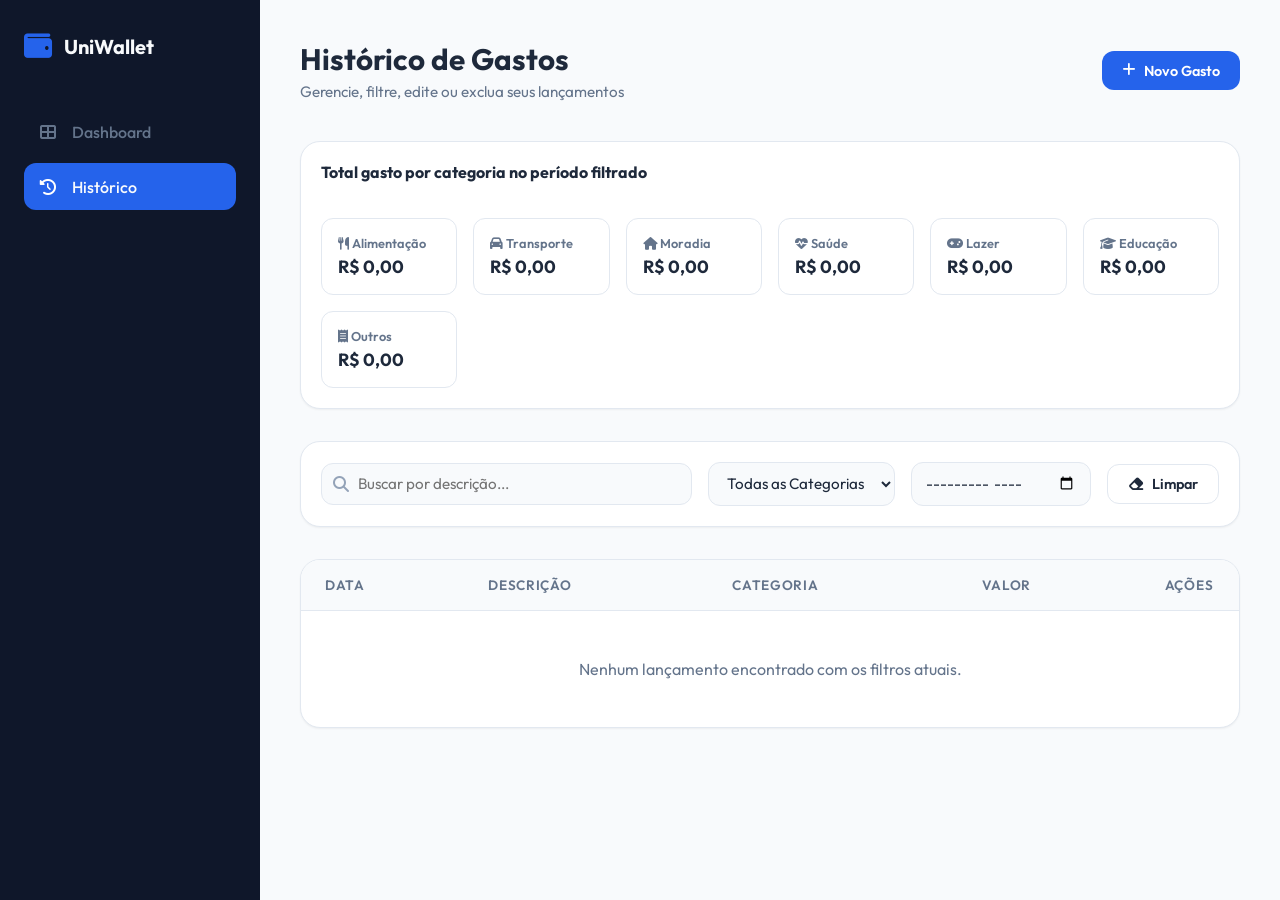
<file: historico.html>
<!DOCTYPE html>
<html lang="pt-BR">

<head>
    <meta charset="UTF-8">
    <meta name="viewport" content="width=device-width, initial-scale=1.0">
    <title>Histórico de Gastos - UniWallet</title>
    <!-- Favicon SVG -->
    <link rel="icon" type="image/svg+xml" href="data:image/svg+xml,<svg xmlns='http://www.w3.org/2000/svg' viewBox='0 0 24 24' fill='%232563eb'><path d='M21 18v1c0 1.1-.9 2-2 2H5c-1.11 0-2-.9-2-2V5c0-1.1.89-2 2-2h14c1.1 0 2 .9 2 2v1h-9c-1.11 0-2-.9-2-2v8c0 1.1.89 2 2 2h9zm-9-2h10V8H12v8zm4-2.5c-.83 0-1.5-.67-1.5-1.5s.67-1.5 1.5-1.5 1.5.67 1.5 1.5-.67 1.5-1.5 1.5z'/></svg>">
    <!-- FontAwesome Icons -->
    <link rel="stylesheet" href="https://cdnjs.cloudflare.com/ajax/libs/font-awesome/6.4.0/css/all.min.css">
    <!-- Custom CSS -->
    <link rel="stylesheet" href="css/style.css">
</head>

<body>
    <div class="app-container">
        <aside class="sidebar">
            <div class="sidebar-logo">
                <i class="fas fa-wallet" style="color: var(--color-blue);"></i>
                <span>UniWallet</span>
            </div>
            <ul class="sidebar-menu">
                <li class="menu-item">
                    <a href="index.html">
                        <i class="fas fa-th-large"></i>
                        <span>Dashboard</span>
                    </a>
                </li>
                <li class="menu-item active">
                    <a href="historico.html">
                        <i class="fas fa-history"></i>
                        <span>Histórico</span>
                    </a>
                </li>
            </ul>
        </aside>

        <main class="main-content">
            <header class="top-header">
                <div class="page-title">
                    <h1>Histórico de Gastos</h1>
                    <p>Gerencie, filtre, edite ou exclua seus lançamentos</p>
                </div>
                <div class="header-actions">
                    <button class="btn btn-primary" id="btn-add-expense-trigger">
                        <i class="fas fa-plus"></i> Novo Gasto
                    </button>
                </div>
            </header>

            <section class="content-block" style="padding: 1.25rem;">
                <h3 style="font-size: 1rem; font-weight: 700; margin-bottom: 0.75rem;">Total gasto por categoria no
                    período filtrado</h3>
                <div class="category-badges-grid" id="category-totals-summary">
                </div>
            </section>

            <section class="filter-bar">
                <div class="search-input-wrapper">
                    <i class="fas fa-search"></i>
                    <input type="text" id="filter-search" class="form-control" placeholder="Buscar por descrição...">
                </div>

                <div style="min-width: 150px;">
                    <select id="filter-category" class="form-control">
                        <option value="">Todas as Categorias</option>
                        <option value="Alimentação">Alimentação</option>
                        <option value="Transporte">Transporte</option>
                        <option value="Moradia">Moradia</option>
                        <option value="Saúde">Saúde</option>
                        <option value="Lazer">Lazer</option>
                        <option value="Educação">Educação</option>
                        <option value="Outros">Outros</option>
                    </select>
                </div>

                <div style="min-width: 150px;">
                    <input type="month" id="filter-month" class="form-control">
                </div>

                <button class="btn btn-secondary" id="btn-clear-filters" title="Limpar Filtros">
                    <i class="fas fa-eraser"></i> Limpar
                </button>
            </section>

            <section class="table-responsive">
                <table class="custom-table">
                    <thead>
                        <tr>
                            <th>Data</th>
                            <th>Descrição</th>
                            <th>Categoria</th>
                            <th>Valor</th>
                            <th style="width: 100px; text-align: center;">Ações</th>
                        </tr>
                    </thead>
                    <tbody id="expenses-table-body">
                        <!-- Linhas renderizadas dinamicamente pelo JS -->
                    </tbody>
                </table>
            </section>
        </main>
    </div>

    <div class="modal-overlay" id="modal-expense-overlay">
        <div class="modal-card">
            <div class="modal-header">
                <h3 id="modal-title">Adicionar Novo Gasto</h3>
                <button class="modal-close" id="modal-expense-close">&times;</button>
            </div>
            <form id="form-expense">
                <div class="modal-body">
                    <input type="hidden" id="expense-id">

                    <div class="form-group">
                        <label for="expense-desc">Descrição</label>
                        <input type="text" id="expense-desc" class="form-control" placeholder="Ex: Mercado mensal"
                            required>
                    </div>

                    <div class="form-group">
                        <label for="expense-value">Valor (R$)</label>
                        <input type="number" id="expense-value" class="form-control" placeholder="0,00" step="0.01"
                            min="0.01" required>
                    </div>

                    <div class="form-group">
                        <label for="expense-category">Categoria</label>
                        <select id="expense-category" class="form-control" required>
                            <option value="" disabled selected>Selecione uma categoria</option>
                            <option value="Alimentação">Alimentação</option>
                            <option value="Transporte">Transporte</option>
                            <option value="Moradia">Moradia</option>
                            <option value="Saúde">Saúde</option>
                            <option value="Lazer">Lazer</option>
                            <option value="Educação">Educação</option>
                            <option value="Outros">Outros</option>
                        </select>
                    </div>

                    <div class="form-group">
                        <label for="expense-date">Data</label>
                        <input type="date" id="expense-date" class="form-control" required>
                    </div>
                </div>
                <div class="modal-footer">
                    <button type="button" class="btn btn-secondary" id="btn-cancel-expense">Cancelar</button>
                    <button type="submit" class="btn btn-primary">Salvar Gasto</button>
                </div>
            </form>
        </div>
    </div>

    <div class="modal-overlay" id="modal-confirm-overlay">
        <div class="modal-card" style="max-width: 400px;">
            <div class="modal-header">
                <h3>Confirmar Exclusão</h3>
                <button class="modal-close" id="modal-confirm-close">&times;</button>
            </div>
            <div class="modal-body">
                <p>Você tem certeza que deseja excluir o gasto <strong id="delete-expense-title"></strong>?</p>
                <p style="font-size: 0.8rem; color: var(--text-secondary); margin-top: 0.5rem;">Esta ação não pode ser
                    desfeita.</p>
            </div>
            <div class="modal-footer">
                <button class="btn btn-secondary" id="btn-confirm-cancel">Cancelar</button>
                <button class="btn btn-danger" id="btn-confirm-delete">Excluir</button>
            </div>
        </div>
    </div>

    <script src="js/storage.js"></script>
    <script src="js/app.js"></script>
    <script src="js/historico.js"></script>
</body>

</html>
</file>
<file: css/style.css>
@import url('https://fonts.googleapis.com/css2?family=Outfit:wght@300;400;500;600;700;800&display=swap');

:root {
    --bg-primary: #f8fafc;
    --bg-secondary: #ffffff;
    --bg-sidebar: #0f172a;
    --text-primary: #1e293b;
    --text-secondary: #64748b;
    --text-light: #94a3b8;
    --text-on-sidebar: #f8fafc;

    --color-blue: #2563eb;
    --color-blue-light: #eff6ff;
    --color-green: #10b981;
    --color-green-light: #ecfdf5;
    --color-red: #ef4444;
    --color-red-light: #fef2f2;
    --color-yellow: #f59e0b;
    --color-yellow-light: #fffbeb;
    --color-border: #e2e8f0;

    --shadow-sm: 0 1px 2px 0 rgb(0 0 0 / 0.05);
    --shadow-md: 0 4px 6px -1px rgb(0 0 0 / 0.1), 0 2px 4px -2px rgb(0 0 0 / 0.1);
    --shadow-lg: 0 10px 15px -3px rgb(0 0 0 / 0.1), 0 4px 6px -4px rgb(0 0 0 / 0.1);
    --shadow-xl: 0 20px 25px -5px rgb(0 0 0 / 0.1), 0 8px 10px -6px rgb(0 0 0 / 0.1);

    --border-radius-sm: 0.375rem;
    --border-radius-md: 0.75rem;
    --border-radius-lg: 1.25rem;

    --transition-fast: 0.15s ease;
    --transition-normal: 0.3s cubic-bezier(0.4, 0, 0.2, 1);
}


* {
    margin: 0;
    padding: 0;
    box-sizing: border-box;
    font-family: 'Outfit', sans-serif;
    scrollbar-width: thin;
    scrollbar-color: var(--text-light) transparent;
}

body {
    background-color: var(--bg-primary);
    color: var(--text-primary);
    min-height: 100vh;
    display: flex;
    transition: background-color var(--transition-normal), color var(--transition-normal);
    overflow-x: hidden;
}

/* Sidebar Layout */
.app-container {
    display: flex;
    width: 100%;
    min-height: 100vh;
}

.sidebar {
    width: 260px;
    background-color: var(--bg-sidebar);
    color: var(--text-on-sidebar);
    padding: 2rem 1.5rem;
    display: flex;
    flex-direction: column;
    justify-content: space-between;
    transition: width var(--transition-normal);
    position: fixed;
    height: 100vh;
    z-index: 100;
}

.sidebar-logo {
    display: flex;
    align-items: center;
    gap: 0.75rem;
    font-size: 1.25rem;
    font-weight: 700;
    margin-bottom: 3rem;
}

.sidebar-logo i {
    font-size: 1.75rem;
    color: var(--color-blue);
}

.sidebar-menu {
    list-style: none;
    display: flex;
    flex-direction: column;
    gap: 0.5rem;
    flex-grow: 1;
}

.menu-item a {
    display: flex;
    align-items: center;
    gap: 1rem;
    padding: 0.85rem 1rem;
    color: var(--text-secondary);
    text-decoration: none;
    border-radius: var(--border-radius-md);
    font-weight: 500;
    transition: all var(--transition-fast);
}

.menu-item.active a,
.menu-item a:hover {
    color: var(--text-on-sidebar);
    background-color: rgba(255, 255, 255, 0.05);
}

.menu-item.active a {
    background-color: var(--color-blue);
}

.menu-item.active a i {
    color: white;
}

.sidebar-footer {
    display: flex;
    flex-direction: column;
    gap: 1rem;
    margin-top: auto;
}


/* Main Content Area */
.main-content {
    flex-grow: 1;
    margin-left: 260px;
    padding: 2.5rem;
    min-height: 100vh;
    display: flex;
    flex-direction: column;
    gap: 2rem;
    transition: margin-left var(--transition-normal);
}

/* Header */
.top-header {
    display: flex;
    justify-content: space-between;
    align-items: center;
    margin-bottom: 0.5rem;
}

.page-title h1 {
    font-size: 1.85rem;
    font-weight: 700;
}

.page-title p {
    color: var(--text-secondary);
    font-size: 0.95rem;
    margin-top: 0.25rem;
}

.header-actions {
    display: flex;
    align-items: center;
    gap: 1rem;
}

/* Buttons */
.btn {
    display: inline-flex;
    align-items: center;
    gap: 0.5rem;
    padding: 0.65rem 1.25rem;
    border-radius: var(--border-radius-md);
    font-weight: 600;
    cursor: pointer;
    border: none;
    transition: all var(--transition-fast);
    font-size: 0.9rem;
}

.btn:active {
    transform: scale(0.97);
}

.btn-primary {
    background-color: var(--color-blue);
    color: white;
}

.btn-primary:hover {
    background-color: #1d4ed8;
    box-shadow: 0 4px 12px rgba(37, 99, 235, 0.2);
}

.btn-secondary {
    background-color: var(--bg-secondary);
    color: var(--text-primary);
    border: 1px solid var(--color-border);
}

.btn-secondary:hover {
    background-color: var(--bg-primary);
}

.btn-danger {
    background-color: var(--color-red-light);
    color: var(--color-red);
}

.btn-danger:hover {
    background-color: var(--color-red);
    color: white;
}

/* Cards Section */
.stats-grid {
    display: grid;
    grid-template-columns: repeat(auto-fit, minmax(220px, 1fr));
    gap: 1.5rem;
}

.stat-card {
    background-color: var(--bg-secondary);
    border-radius: var(--border-radius-lg);
    padding: 1.5rem;
    border: 1px solid var(--color-border);
    box-shadow: var(--shadow-sm);
    display: flex;
    align-items: center;
    justify-content: space-between;
    transition: transform var(--transition-fast), box-shadow var(--transition-fast);
}

.stat-card:hover {
    transform: translateY(-2px);
    box-shadow: var(--shadow-md);
}

.stat-info {
    display: flex;
    flex-direction: column;
    gap: 0.35rem;
}

.stat-label {
    font-size: 0.85rem;
    font-weight: 600;
    color: var(--text-secondary);
    text-transform: uppercase;
    letter-spacing: 0.05em;
}

.stat-value {
    font-size: 1.65rem;
    font-weight: 700;
}

.stat-icon {
    width: 48px;
    height: 48px;
    border-radius: var(--border-radius-md);
    display: flex;
    align-items: center;
    justify-content: center;
    font-size: 1.35rem;
}

.stat-icon.blue {
    background-color: var(--color-blue-light);
    color: var(--color-blue);
}

.stat-icon.green {
    background-color: var(--color-green-light);
    color: var(--color-green);
}

.stat-icon.red {
    background-color: var(--color-red-light);
    color: var(--color-red);
}

.stat-icon.yellow {
    background-color: var(--color-yellow-light);
    color: var(--color-yellow);
}

/* Charts and Lists Grid */
.dashboard-grid {
    display: grid;
    grid-template-columns: 1.6fr 1fr;
    gap: 1.5rem;
}

@media (max-width: 1024px) {
    .dashboard-grid {
        grid-template-columns: 1fr;
    }
}

.content-block {
    background-color: var(--bg-secondary);
    border-radius: var(--border-radius-lg);
    padding: 1.75rem;
    border: 1px solid var(--color-border);
    box-shadow: var(--shadow-sm);
    display: flex;
    flex-direction: column;
    gap: 1.5rem;
}

.block-header {
    display: flex;
    justify-content: space-between;
    align-items: center;
}

.block-header h2 {
    font-size: 1.2rem;
    font-weight: 700;
}

.chart-container {
    position: relative;
    width: 100%;
    min-height: 280px;
    display: flex;
    align-items: center;
    justify-content: center;
}

/* Recent Transactions List */
.recent-list {
    display: flex;
    flex-direction: column;
    gap: 1rem;
}

.transaction-item {
    display: flex;
    justify-content: space-between;
    align-items: center;
    padding: 0.85rem 1rem;
    background-color: var(--bg-primary);
    border-radius: var(--border-radius-md);
    border-left: 4px solid var(--color-blue);
    transition: transform var(--transition-fast);
}

.transaction-item:hover {
    transform: translateX(4px);
}

.transaction-item.Alimentação {
    border-left-color: #f59e0b;
}

.transaction-item.Transporte {
    border-left-color: #3b82f6;
}

.transaction-item.Moradia {
    border-left-color: #8b5cf6;
}

.transaction-item.Saúde {
    border-left-color: #10b981;
}

.transaction-item.Lazer {
    border-left-color: #ec4899;
}

.transaction-item.Educação {
    border-left-color: #6366f1;
}

.transaction-item.Outros {
    border-left-color: #64748b;
}

.transaction-info {
    display: flex;
    flex-direction: column;
    gap: 0.2rem;
}

.transaction-name {
    font-weight: 600;
    font-size: 0.95rem;
}

.transaction-meta {
    display: flex;
    align-items: center;
    gap: 0.75rem;
    font-size: 0.8rem;
    color: var(--text-secondary);
}

.tag {
    padding: 0.15rem 0.5rem;
    border-radius: 50px;
    font-weight: 500;
    font-size: 0.75rem;
}

.tag-orange {
    background-color: var(--color-yellow-light);
    color: var(--color-yellow);
}

.transaction-val {
    font-weight: 700;
    font-size: 1rem;
    color: var(--color-red);
}

/* Modal Styling */
.modal-overlay {
    position: fixed;
    top: 0;
    left: 0;
    right: 0;
    bottom: 0;
    background: rgba(15, 23, 42, 0.6);
    backdrop-filter: blur(4px);
    display: flex;
    align-items: center;
    justify-content: center;
    z-index: 1000;
    opacity: 0;
    pointer-events: none;
    transition: opacity var(--transition-normal);
}

.modal-overlay.active {
    opacity: 1;
    pointer-events: auto;
}

.modal-card {
    background-color: var(--bg-secondary);
    border-radius: var(--border-radius-lg);
    width: 90%;
    max-width: 480px;
    box-shadow: var(--shadow-xl);
    transform: translateY(20px);
    transition: transform var(--transition-normal);
    overflow: hidden;
}

.modal-overlay.active .modal-card {
    transform: translateY(0);
}

.modal-header {
    padding: 1.5rem;
    border-bottom: 1px solid var(--color-border);
    display: flex;
    justify-content: space-between;
    align-items: center;
}

.modal-header h3 {
    font-size: 1.25rem;
    font-weight: 700;
}

.modal-close {
    background: none;
    border: none;
    font-size: 1.5rem;
    cursor: pointer;
    color: var(--text-secondary);
    transition: color var(--transition-fast);
}

.modal-close:hover {
    color: var(--text-primary);
}

.modal-body {
    padding: 1.5rem;
}

/* Forms */
.form-group {
    margin-bottom: 1.25rem;
}

.form-group label {
    display: block;
    font-size: 0.85rem;
    font-weight: 600;
    margin-bottom: 0.5rem;
    color: var(--text-secondary);
}

.form-control {
    width: 100%;
    padding: 0.65rem 0.85rem;
    border-radius: var(--border-radius-md);
    border: 1px solid var(--color-border);
    background-color: var(--bg-primary);
    color: var(--text-primary);
    font-size: 0.95rem;
    outline: none;
    transition: border-color var(--transition-fast), box-shadow var(--transition-fast);
}

.form-control:focus {
    border-color: var(--color-blue);
    box-shadow: 0 0 0 3px rgba(37, 99, 235, 0.15);
}

.modal-footer {
    padding: 1.25rem 1.5rem;
    border-top: 1px solid var(--color-border);
    display: flex;
    justify-content: flex-end;
    gap: 0.75rem;
}

/* Toast Notifications */
.toast-container {
    position: fixed;
    bottom: 2rem;
    right: 2rem;
    display: flex;
    flex-direction: column;
    gap: 0.75rem;
    z-index: 2000;
}

.toast {
    background-color: var(--bg-secondary);
    color: var(--text-primary);
    padding: 1rem 1.5rem;
    border-radius: var(--border-radius-md);
    box-shadow: var(--shadow-lg);
    border-left: 4px solid var(--color-blue);
    display: flex;
    align-items: center;
    gap: 0.75rem;
    font-weight: 500;
    animation: slideIn 0.3s forwards, fadeOut 0.3s 2.7s forwards;
    pointer-events: none;
}

.toast.success {
    border-left-color: var(--color-green);
}

.toast.error {
    border-left-color: var(--color-red);
}

@keyframes slideIn {
    from {
        transform: translateY(100px);
        opacity: 0;
    }

    to {
        transform: translateY(0);
        opacity: 1;
    }
}

@keyframes fadeOut {
    from {
        opacity: 1;
    }

    to {
        opacity: 0;
    }
}

/* History Page Layout */
.filter-bar {
    display: flex;
    gap: 1rem;
    flex-wrap: wrap;
    align-items: center;
    background-color: var(--bg-secondary);
    padding: 1.25rem;
    border-radius: var(--border-radius-lg);
    border: 1px solid var(--color-border);
    box-shadow: var(--shadow-sm);
}

.search-input-wrapper {
    position: relative;
    flex-grow: 1;
    min-width: 200px;
}

.search-input-wrapper i {
    position: absolute;
    left: 0.75rem;
    top: 50%;
    transform: translateY(-50%);
    color: var(--text-light);
}

.search-input-wrapper input {
    padding-left: 2.25rem;
}

.table-responsive {
    width: 100%;
    overflow-x: auto;
    background-color: var(--bg-secondary);
    border-radius: var(--border-radius-lg);
    border: 1px solid var(--color-border);
    box-shadow: var(--shadow-sm);
}

.custom-table {
    width: 100%;
    border-collapse: collapse;
    text-align: left;
}

.custom-table th,
.custom-table td {
    padding: 1rem 1.5rem;
    border-bottom: 1px solid var(--color-border);
}

.custom-table th {
    background-color: var(--bg-primary);
    font-weight: 600;
    color: var(--text-secondary);
    font-size: 0.85rem;
    text-transform: uppercase;
    letter-spacing: 0.05em;
}

.custom-table tr:last-child td {
    border-bottom: none;
}

.custom-table tbody tr {
    transition: background-color var(--transition-fast);
}

.custom-table tbody tr:hover {
    background-color: var(--bg-primary);
}

.action-btns {
    display: flex;
    gap: 0.5rem;
}

.btn-icon {
    width: 32px;
    height: 32px;
    display: flex;
    align-items: center;
    justify-content: center;
    border-radius: var(--border-radius-sm);
    border: none;
    cursor: pointer;
    transition: all var(--transition-fast);
    font-size: 0.9rem;
}

.btn-icon-edit {
    background-color: var(--color-blue-light);
    color: var(--color-blue);
}

.btn-icon-edit:hover {
    background-color: var(--color-blue);
    color: white;
}

.btn-icon-delete {
    background-color: var(--color-red-light);
    color: var(--color-red);
}

.btn-icon-delete:hover {
    background-color: var(--color-red);
    color: white;
}

/* Category Indicators Grid (Historico) */
.category-badges-grid {
    display: grid;
    grid-template-columns: repeat(auto-fit, minmax(120px, 1fr));
    gap: 1rem;
}

.category-badge-card {
    background-color: var(--bg-secondary);
    padding: 1rem;
    border-radius: var(--border-radius-md);
    border: 1px solid var(--color-border);
    display: flex;
    flex-direction: column;
    gap: 0.25rem;
}

.category-badge-card .category-name {
    font-size: 0.8rem;
    font-weight: 600;
    color: var(--text-secondary);
}

.category-badge-card .category-total {
    font-size: 1.1rem;
    font-weight: 700;
}

/* Onboarding Landing Page */
.landing-hero {
    display: flex;
    flex-direction: column;
    align-items: center;
    justify-content: center;
    text-align: center;
    max-width: 680px;
    margin: 4rem auto;
    gap: 1.5rem;
}

.landing-hero h1 {
    font-size: 3rem;
    font-weight: 800;
    line-height: 1.15;
    background: linear-gradient(135deg, var(--color-blue), var(--color-green));
    -webkit-background-clip: text;
    background-clip: text;
    -webkit-text-fill-color: transparent;
}

.landing-hero p {
    font-size: 1.15rem;
    color: var(--text-secondary);
    line-height: 1.6;
}

.features-grid {
    display: grid;
    grid-template-columns: repeat(auto-fit, minmax(280px, 1fr));
    gap: 2rem;
    margin: 3rem 0;
}

.feature-card {
    background-color: var(--bg-secondary);
    border-radius: var(--border-radius-lg);
    padding: 2rem;
    border: 1px solid var(--color-border);
    box-shadow: var(--shadow-sm);
    display: flex;
    flex-direction: column;
    gap: 1rem;
}

.feature-card i {
    font-size: 2rem;
    color: var(--color-blue);
}

.feature-card h3 {
    font-size: 1.25rem;
    font-weight: 700;
}

.feature-card p {
    color: var(--text-secondary);
    line-height: 1.5;
}

/* Responsive elements */
@media (max-width: 768px) {
    body {
        flex-direction: column;
    }

    .sidebar {
        width: 100%;
        height: 60px;
        position: fixed;
        top: 0;
        left: 0;
        right: 0;
        padding: 0 1.25rem;
        flex-direction: row;
        align-items: center;
        justify-content: space-between;
        z-index: 1000;
        border-bottom: 1px solid var(--color-border);
    }

    .sidebar-logo {
        margin-bottom: 0;
        font-size: 1.1rem;
    }

    .sidebar-menu {
        display: flex;
        flex-direction: row;
        gap: 0.5rem;
        flex-grow: 0;
    }

    .menu-item a {
        padding: 0.4rem 0.65rem;
        font-size: 0.8rem;
        gap: 0.35rem;
    }

    .sidebar-footer {
        display: none;
    }

    .main-content {
        margin-left: 0;
        margin-top: 60px;
        padding: 1rem;
        width: 100%;
        overflow-x: hidden;
    }

    .top-header {
        flex-direction: column;
        align-items: flex-start;
        gap: 1rem;
    }

    .header-actions {
        width: 100%;
        justify-content: flex-start;
        gap: 0.5rem;
    }

    .header-actions .btn {
        flex-grow: 1;
        justify-content: center;
    }

    .filter-bar {
        padding: 1rem;
        gap: 0.75rem;
    }

    .filter-bar > * {
        width: 100% !important;
    }
}
</file>
